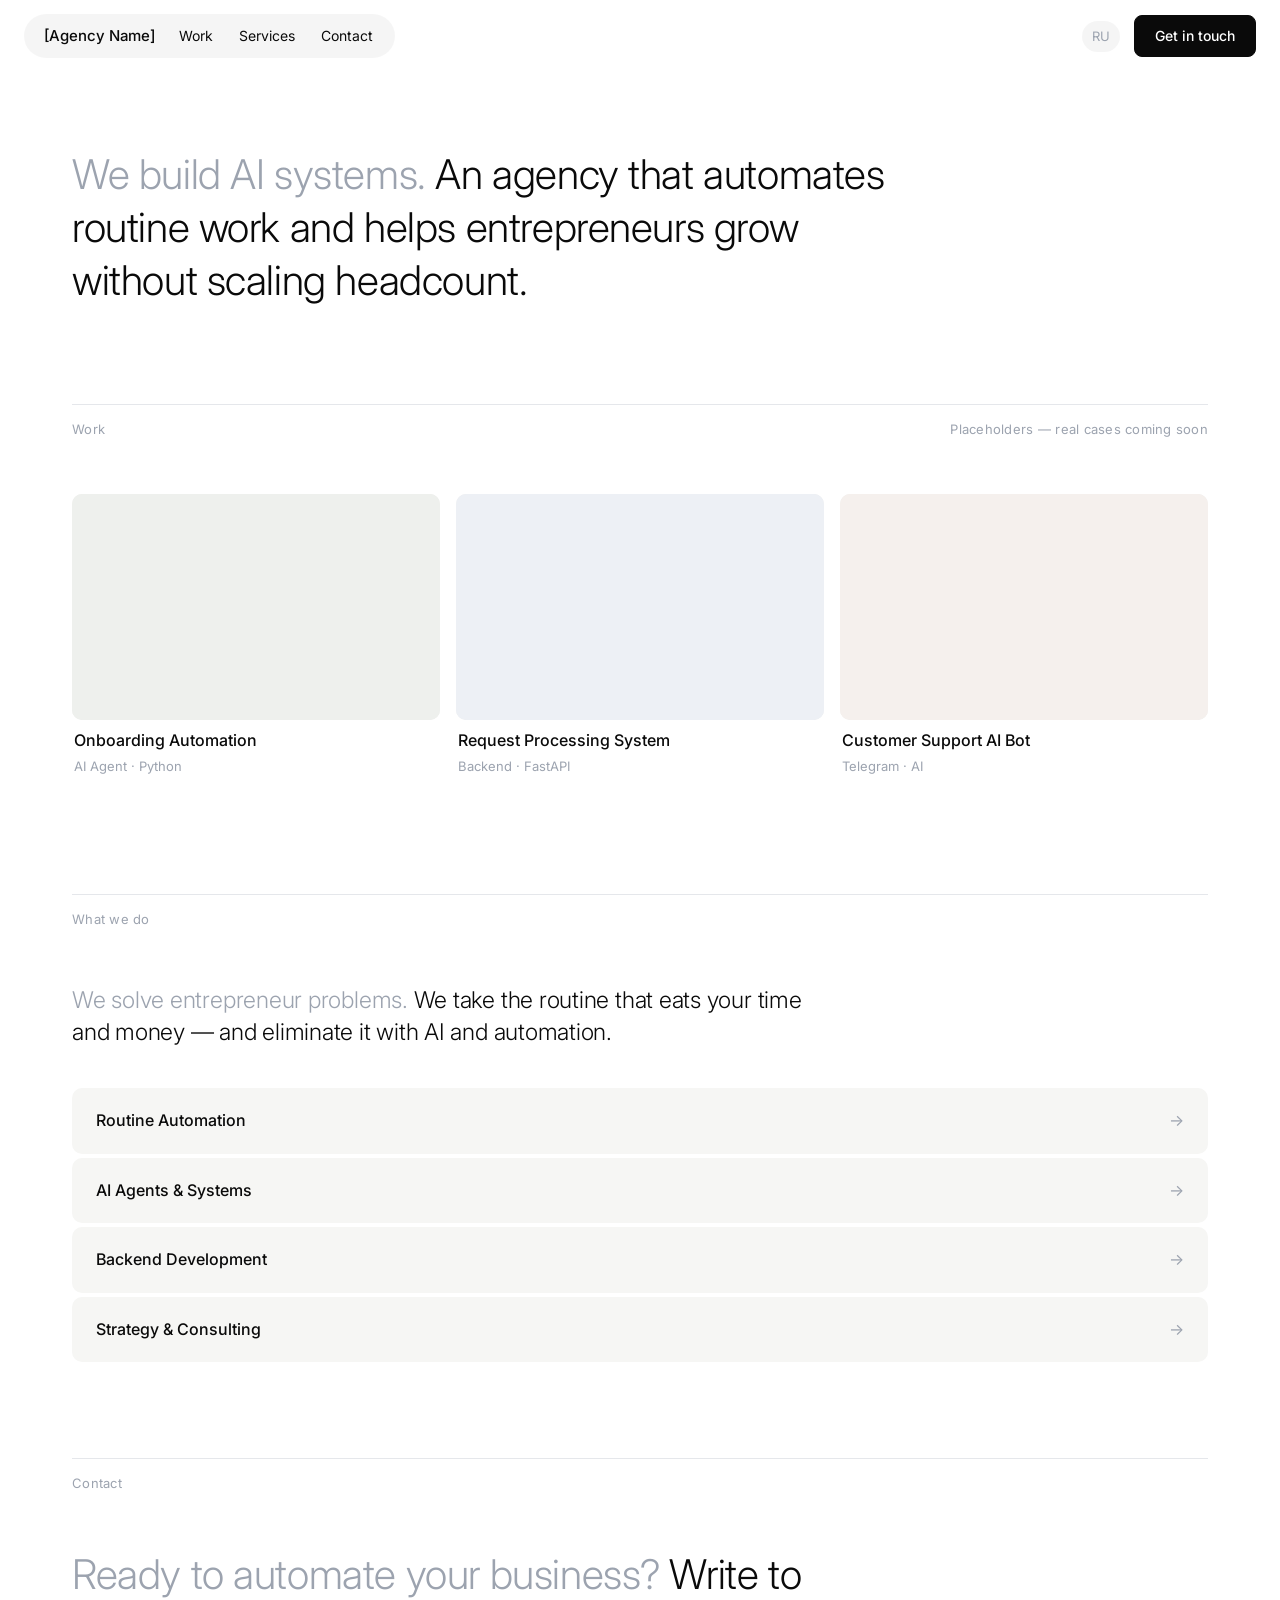
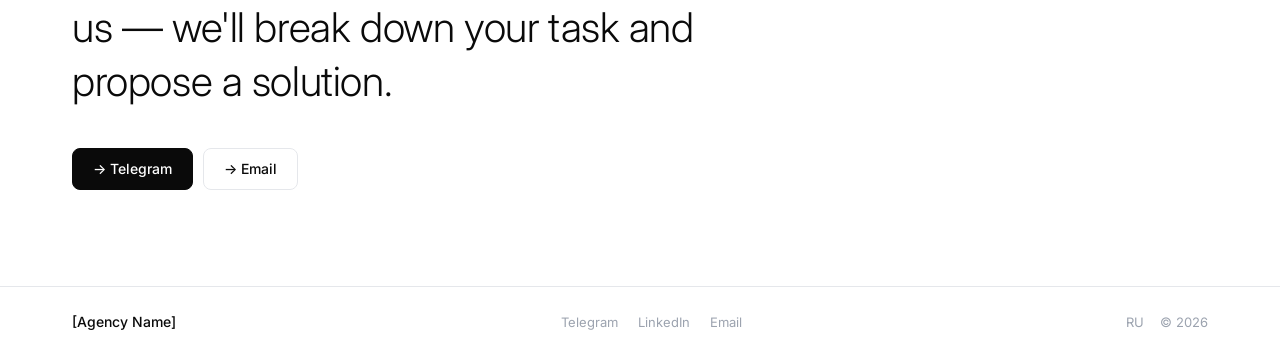
<file: index.html>
<!DOCTYPE html>
<html>
<head>
  <meta charset="UTF-8">
  <meta name="viewport" content="width=device-width, initial-scale=1.0">
  <title>Agency</title>
  <script src="js/lang.js"></script>
</head>
<body></body>
</html>
</file>
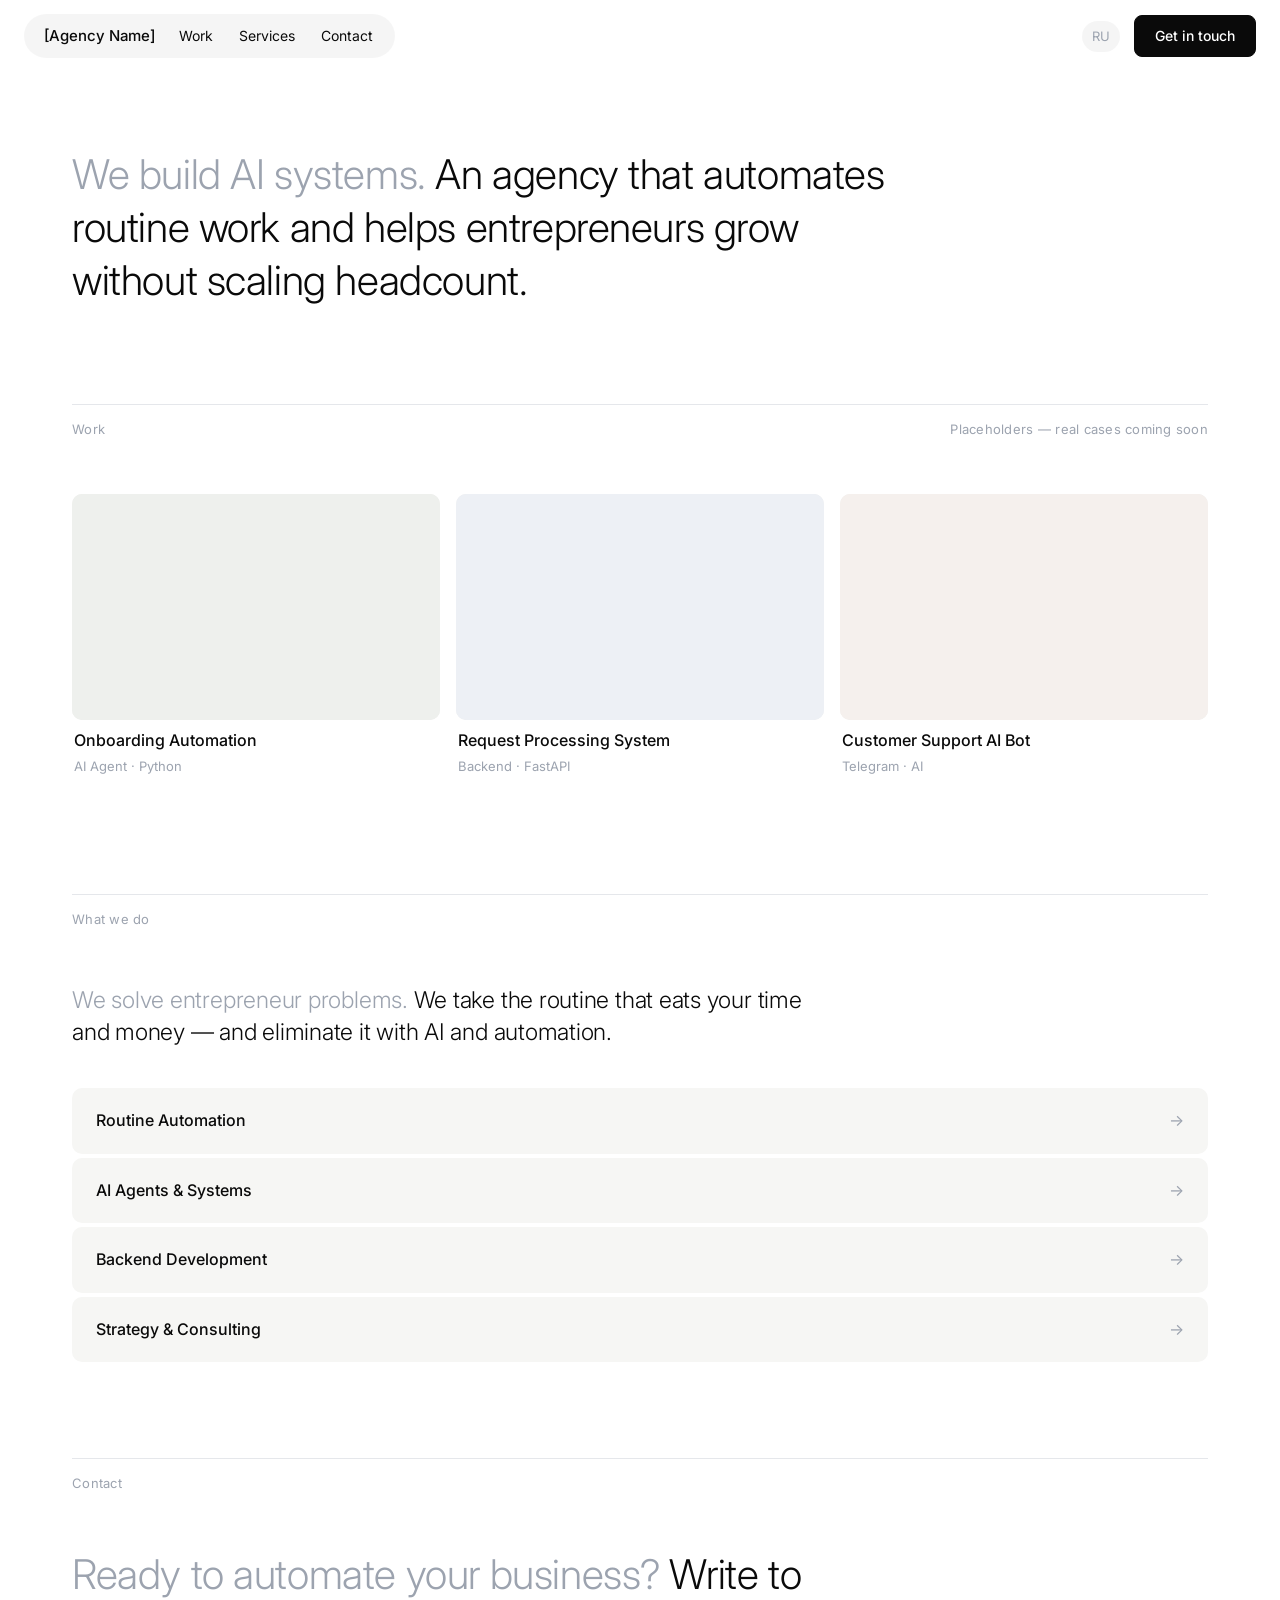
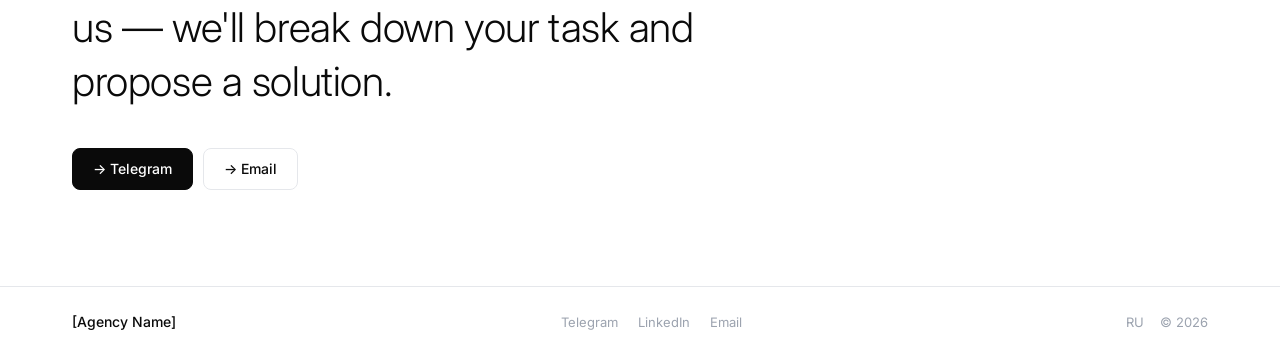
<file: en/index.html>
<!DOCTYPE html>
<html lang="en">
<head>
  <meta charset="UTF-8">
  <meta name="viewport" content="width=device-width, initial-scale=1.0">
  <title>[Agency Name] — AI Automation</title>
  <link rel="preconnect" href="https://fonts.googleapis.com">
  <link rel="preconnect" href="https://fonts.gstatic.com" crossorigin>
  <link href="https://fonts.googleapis.com/css2?family=Inter:wght@300;400;500&display=swap" rel="stylesheet">
  <link rel="stylesheet" href="../styles/main.css">
  <link rel="stylesheet" href="../styles/components.css">
  <link rel="stylesheet" href="../styles/animations.css">
</head>
<body>

<!-- NAV -->
<header class="header">
  <div class="nav__left">
    <a href="#" class="nav__logo">[Agency Name]</a>
    <nav class="nav__links">
      <a href="#works" class="nav__link">Work</a>
      <a href="#services" class="nav__link">Services</a>
      <a href="#contact" class="nav__link">Contact</a>
    </nav>
  </div>
  <div class="nav__right">
    <a href="../ru/" class="nav__lang">RU</a>
    <a href="#contact" class="btn btn--filled">Get in touch</a>
  </div>
  <button class="nav__burger" aria-label="Menu">
    <span></span>
    <span></span>
  </button>
</header>

<div class="nav__mobile" id="nav-mobile">
  <a href="#works">Work</a>
  <a href="#services">Services</a>
  <a href="#contact">Contact</a>
  <a href="../ru/">RU</a>
</div>

<!-- HERO -->
<section class="hero">
  <div class="container">
    <p class="hero__text">
      <span class="muted">We build AI systems.</span>
      An agency that automates routine work and helps entrepreneurs grow without scaling headcount.
    </p>
  </div>
</section>

<!-- WORKS -->
<section class="works" id="works">
  <div class="container">
    <div class="section-bar">
      <span class="section-label">Work</span>
      <span class="section-label">Placeholders — real cases coming soon</span>
    </div>
    <div class="works-grid">

      <article class="work-card">
        <div class="work-card__image">
          <svg viewBox="0 0 520 320" xmlns="http://www.w3.org/2000/svg" aria-hidden="true">
            <rect width="520" height="320" fill="#EEF0ED"/>
          </svg>
        </div>
        <div class="work-card__meta">
          <h3 class="work-card__title">Onboarding Automation</h3>
          <span class="work-card__tag">AI Agent · Python</span>
        </div>
      </article>

      <article class="work-card">
        <div class="work-card__image">
          <svg viewBox="0 0 520 320" xmlns="http://www.w3.org/2000/svg" aria-hidden="true">
            <rect width="520" height="320" fill="#EDF0F5"/>
          </svg>
        </div>
        <div class="work-card__meta">
          <h3 class="work-card__title">Request Processing System</h3>
          <span class="work-card__tag">Backend · FastAPI</span>
        </div>
      </article>

      <article class="work-card">
        <div class="work-card__image">
          <svg viewBox="0 0 520 320" xmlns="http://www.w3.org/2000/svg" aria-hidden="true">
            <rect width="520" height="320" fill="#F5F0ED"/>
          </svg>
        </div>
        <div class="work-card__meta">
          <h3 class="work-card__title">Customer Support AI Bot</h3>
          <span class="work-card__tag">Telegram · AI</span>
        </div>
      </article>

    </div>
  </div>
</section>

<!-- SERVICES -->
<section class="services" id="services">
  <div class="container">
    <div class="section-bar">
      <span class="section-label">What we do</span>
    </div>
    <p class="services__intro">
      <span class="muted">We solve entrepreneur problems.</span>
      We take the routine that eats your time and money — and eliminate it with AI and automation.
    </p>
    <div class="service-list">

      <div class="service">
        <div class="service__header">
          <span class="service__name">Routine Automation</span>
          <span class="service__arrow">→</span>
        </div>
        <div class="service__body">
          <p>We replace repetitive manual tasks with automated workflows. Save your team 10–30 hours per week.</p>
        </div>
      </div>

      <div class="service">
        <div class="service__header">
          <span class="service__name">AI Agents & Systems</span>
          <span class="service__arrow">→</span>
        </div>
        <div class="service__body">
          <p>We build autonomous AI agents: handling inbound, qualifying leads, answering questions without human input.</p>
        </div>
      </div>

      <div class="service">
        <div class="service__header">
          <span class="service__name">Backend Development</span>
          <span class="service__arrow">→</span>
        </div>
        <div class="service__body">
          <p>APIs, integrations, and server logic. Python, FastAPI, integrations with any external service.</p>
        </div>
      </div>

      <div class="service">
        <div class="service__header">
          <span class="service__name">Strategy & Consulting</span>
          <span class="service__arrow">→</span>
        </div>
        <div class="service__body">
          <p>We help you identify where AI will have the most impact in your specific business — without fluff or wasted budget.</p>
        </div>
      </div>

    </div>
  </div>
</section>

<!-- CTA -->
<section class="cta" id="contact">
  <div class="container">
    <div class="section-bar">
      <span class="section-label">Contact</span>
    </div>
    <p class="cta__heading">
      <span class="muted">Ready to automate your business?</span>
      Write to us — we'll break down your task and propose a solution.
    </p>
    <div class="cta__actions">
      <a href="https://t.me/placeholder" class="btn btn--filled btn-flip" target="_blank" rel="noopener">
        <span class="btn-flip__front">→ Telegram</span>
        <span class="btn-flip__back">→ Telegram</span>
      </a>
      <a href="mailto:placeholder@example.com" class="btn btn--outline btn-flip">
        <span class="btn-flip__front">→ Email</span>
        <span class="btn-flip__back">→ Email</span>
      </a>
    </div>
  </div>
</section>

<!-- FOOTER -->
<footer class="footer">
  <div class="container footer__inner">
    <span class="footer__name">[Agency Name]</span>
    <div class="footer__links">
      <a href="https://t.me/placeholder" class="footer__link" target="_blank" rel="noopener">Telegram</a>
      <a href="https://linkedin.com" class="footer__link" target="_blank" rel="noopener">LinkedIn</a>
      <a href="mailto:placeholder@example.com" class="footer__link">Email</a>
    </div>
    <div class="footer__right">
      <a href="../ru/" class="footer__lang">RU</a>
      <span class="footer__copy">© 2026</span>
    </div>
  </div>
</footer>

<script src="../js/animations.js"></script>
<script src="../js/cursor.js"></script>
</body>
</html>
</file>
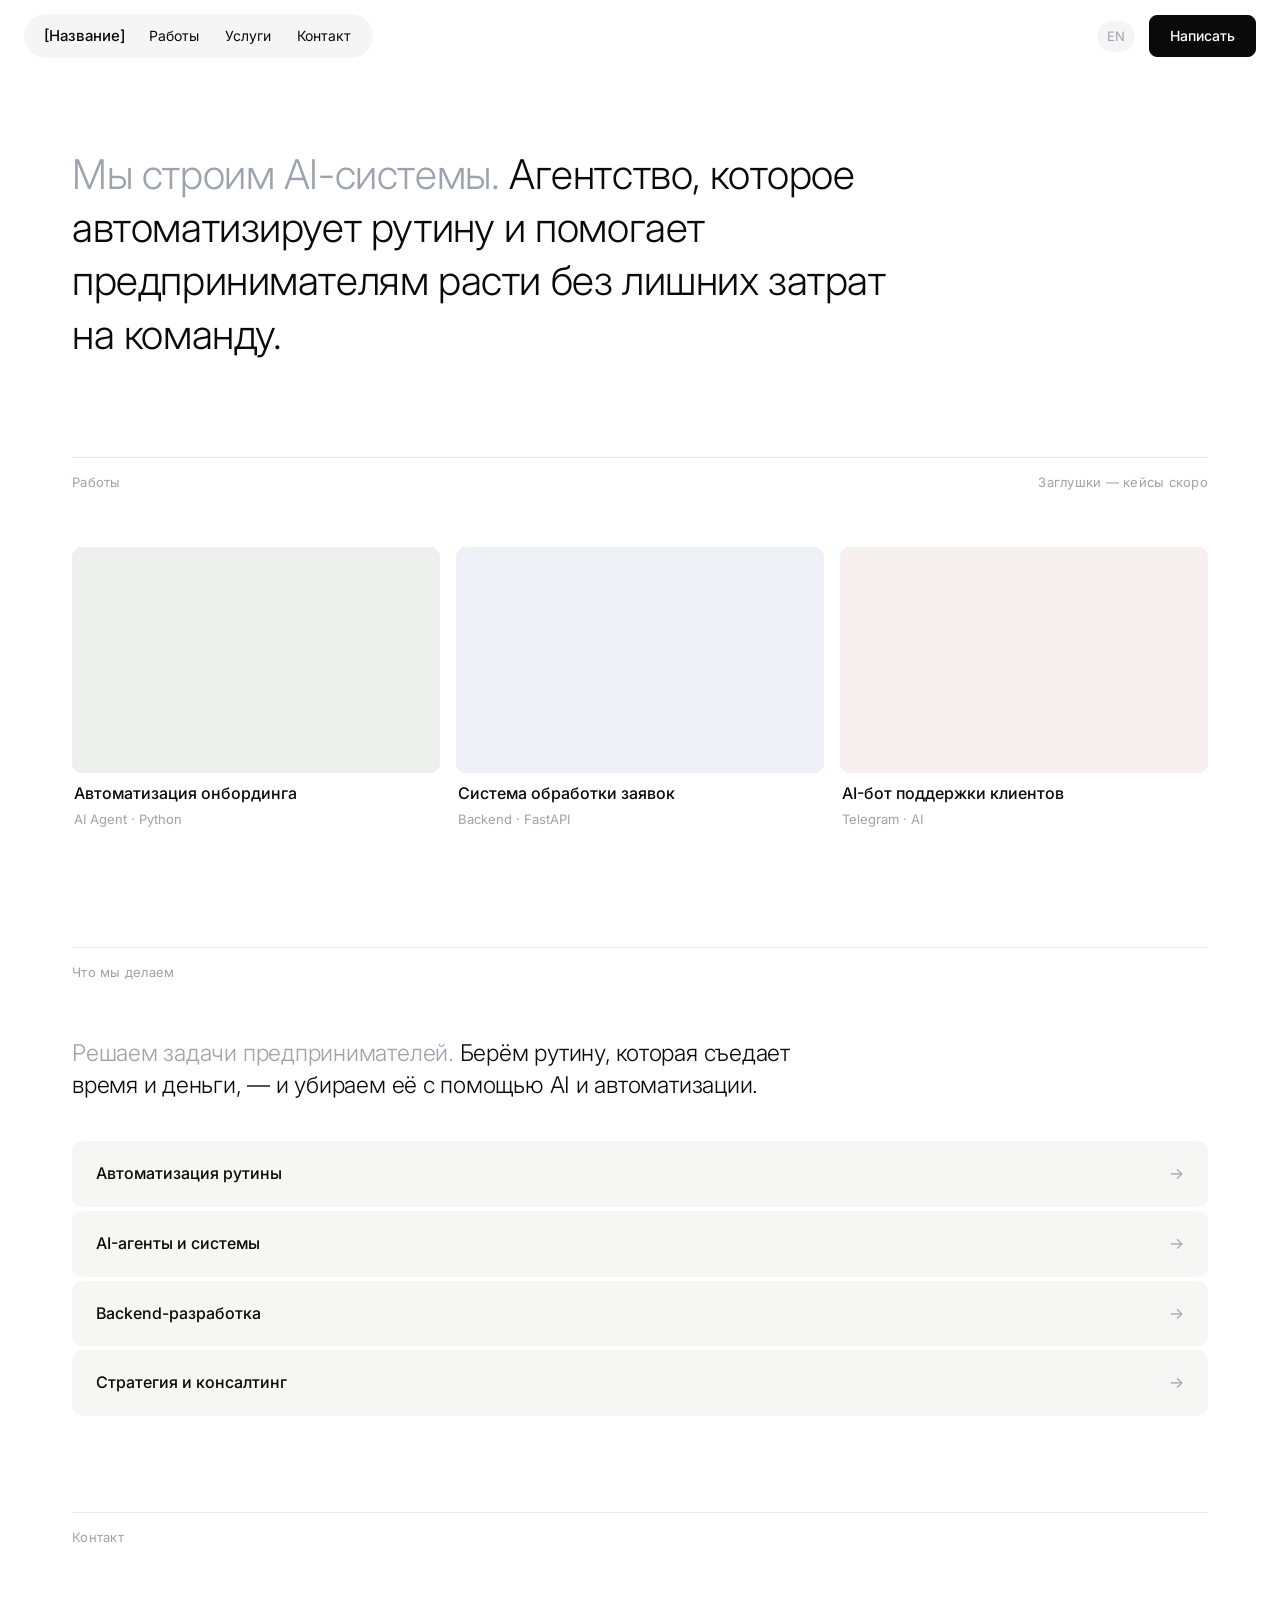
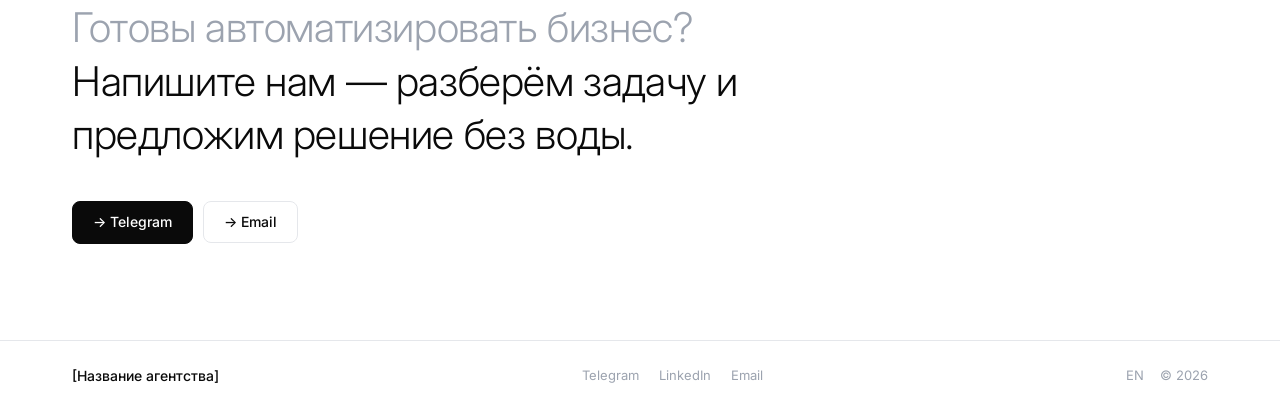
<file: ru/index.html>
<!DOCTYPE html>
<html lang="ru">
<head>
  <meta charset="UTF-8">
  <meta name="viewport" content="width=device-width, initial-scale=1.0">
  <title>[Название агентства] — AI-автоматизация</title>
  <link rel="preconnect" href="https://fonts.googleapis.com">
  <link rel="preconnect" href="https://fonts.gstatic.com" crossorigin>
  <link href="https://fonts.googleapis.com/css2?family=Inter:wght@300;400;500&display=swap" rel="stylesheet">
  <link rel="stylesheet" href="../styles/main.css">
  <link rel="stylesheet" href="../styles/components.css">
  <link rel="stylesheet" href="../styles/animations.css">
</head>
<body>

<!-- NAV -->
<header class="header">
  <div class="nav__left">
    <a href="#" class="nav__logo">[Название]</a>
    <nav class="nav__links">
      <a href="#works" class="nav__link">Работы</a>
      <a href="#services" class="nav__link">Услуги</a>
      <a href="#contact" class="nav__link">Контакт</a>
    </nav>
  </div>
  <div class="nav__right">
    <a href="../en/" class="nav__lang">EN</a>
    <a href="#contact" class="btn btn--filled">Написать</a>
  </div>
  <button class="nav__burger" aria-label="Меню">
    <span></span>
    <span></span>
  </button>
</header>

<div class="nav__mobile" id="nav-mobile">
  <a href="#works">Работы</a>
  <a href="#services">Услуги</a>
  <a href="#contact">Контакт</a>
  <a href="../en/">EN</a>
</div>

<!-- HERO -->
<section class="hero">
  <div class="container">
    <p class="hero__text">
      <span class="muted">Мы строим AI-системы.</span>
      Агентство, которое автоматизирует рутину и помогает предпринимателям расти без лишних затрат на команду.
    </p>
  </div>
</section>

<!-- WORKS -->
<section class="works" id="works">
  <div class="container">
    <div class="section-bar">
      <span class="section-label">Работы</span>
      <span class="section-label">Заглушки — кейсы скоро</span>
    </div>
    <div class="works-grid">

      <article class="work-card">
        <div class="work-card__image">
          <svg viewBox="0 0 520 320" xmlns="http://www.w3.org/2000/svg" aria-hidden="true">
            <rect width="520" height="320" fill="#EEF0ED"/>
          </svg>
        </div>
        <div class="work-card__meta">
          <h3 class="work-card__title">Автоматизация онбординга</h3>
          <span class="work-card__tag">AI Agent · Python</span>
        </div>
      </article>

      <article class="work-card">
        <div class="work-card__image">
          <svg viewBox="0 0 520 320" xmlns="http://www.w3.org/2000/svg" aria-hidden="true">
            <rect width="520" height="320" fill="#EDF0F5"/>
          </svg>
        </div>
        <div class="work-card__meta">
          <h3 class="work-card__title">Система обработки заявок</h3>
          <span class="work-card__tag">Backend · FastAPI</span>
        </div>
      </article>

      <article class="work-card">
        <div class="work-card__image">
          <svg viewBox="0 0 520 320" xmlns="http://www.w3.org/2000/svg" aria-hidden="true">
            <rect width="520" height="320" fill="#F5F0ED"/>
          </svg>
        </div>
        <div class="work-card__meta">
          <h3 class="work-card__title">AI-бот поддержки клиентов</h3>
          <span class="work-card__tag">Telegram · AI</span>
        </div>
      </article>

    </div>
  </div>
</section>

<!-- SERVICES -->
<section class="services" id="services">
  <div class="container">
    <div class="section-bar">
      <span class="section-label">Что мы делаем</span>
    </div>
    <p class="services__intro">
      <span class="muted">Решаем задачи предпринимателей.</span>
      Берём рутину, которая съедает время и деньги, — и убираем её с помощью AI и автоматизации.
    </p>
    <div class="service-list">

      <div class="service">
        <div class="service__header">
          <span class="service__name">Автоматизация рутины</span>
          <span class="service__arrow">→</span>
        </div>
        <div class="service__body">
          <p>Заменяем повторяющиеся ручные задачи автоматическими воркфлоу. Экономим команде 10–30 часов в неделю.</p>
        </div>
      </div>

      <div class="service">
        <div class="service__header">
          <span class="service__name">AI-агенты и системы</span>
          <span class="service__arrow">→</span>
        </div>
        <div class="service__body">
          <p>Строим автономных AI-агентов: обработка входящих, квалификация лидов, ответы без участия человека.</p>
        </div>
      </div>

      <div class="service">
        <div class="service__header">
          <span class="service__name">Backend-разработка</span>
          <span class="service__arrow">→</span>
        </div>
        <div class="service__body">
          <p>API, интеграции и серверная логика. Python, FastAPI, интеграции с любыми внешними сервисами.</p>
        </div>
      </div>

      <div class="service">
        <div class="service__header">
          <span class="service__name">Стратегия и консалтинг</span>
          <span class="service__arrow">→</span>
        </div>
        <div class="service__body">
          <p>Помогаем понять, где AI даст максимальный эффект именно в вашем бизнесе. Без воды и лишних трат.</p>
        </div>
      </div>

    </div>
  </div>
</section>

<!-- CTA -->
<section class="cta" id="contact">
  <div class="container">
    <div class="section-bar">
      <span class="section-label">Контакт</span>
    </div>
    <p class="cta__heading">
      <span class="muted">Готовы автоматизировать бизнес?</span>
      Напишите нам — разберём задачу и предложим решение без воды.
    </p>
    <div class="cta__actions">
      <a href="https://t.me/placeholder" class="btn btn--filled btn-flip" target="_blank" rel="noopener">
        <span class="btn-flip__front">→ Telegram</span>
        <span class="btn-flip__back">→ Telegram</span>
      </a>
      <a href="mailto:placeholder@example.com" class="btn btn--outline btn-flip">
        <span class="btn-flip__front">→ Email</span>
        <span class="btn-flip__back">→ Email</span>
      </a>
    </div>
  </div>
</section>

<!-- FOOTER -->
<footer class="footer">
  <div class="container footer__inner">
    <span class="footer__name">[Название агентства]</span>
    <div class="footer__links">
      <a href="https://t.me/placeholder" class="footer__link" target="_blank" rel="noopener">Telegram</a>
      <a href="https://linkedin.com" class="footer__link" target="_blank" rel="noopener">LinkedIn</a>
      <a href="mailto:placeholder@example.com" class="footer__link">Email</a>
    </div>
    <div class="footer__right">
      <a href="../en/" class="footer__lang">EN</a>
      <span class="footer__copy">© 2026</span>
    </div>
  </div>
</footer>

<script src="../js/animations.js"></script>
<script src="../js/cursor.js"></script>
</body>
</html>
</file>
<file: styles/main.css>
/* ── Variables ── */
:root {
  --color-bg:      #FFFFFF;
  --color-text:    #0A0A0A;
  --color-muted:   #9CA3AF;
  --color-accent:  #2563EB;
  --color-border:  #E5E7EB;
  --color-surface: rgba(0, 0, 0, 0.04);

  --font-sans: 'Inter', system-ui, -apple-system, sans-serif;

  --text-hero: clamp(26px, 3.2vw, 50px);
  --text-lg:   clamp(18px, 1.8vw, 26px);
  --text-body: 15px;

  --weight-light:  300;
  --weight-normal: 400;
  --weight-medium: 500;

  --section-gap: 96px;
  --container:   1200px;
}

/* ── Reset ── */
*, *::before, *::after {
  box-sizing: border-box;
  margin: 0;
  padding: 0;
}

html {
  -webkit-font-smoothing: antialiased;
  -moz-osx-font-smoothing: grayscale;
  scroll-behavior: smooth;
}

body {
  font-family: var(--font-sans);
  background: var(--color-bg);
  color: var(--color-text);
  font-weight: var(--weight-normal);
  font-size: var(--text-body);
  line-height: 1.6;
}

a { text-decoration: none; color: inherit; }
img, svg { display: block; max-width: 100%; }
ul { list-style: none; }

/* ── Container ── */
.container {
  max-width: var(--container);
  margin: 0 auto;
  padding: 0 32px;
}

/* ── Section divider bar ── */
.section-bar {
  display: flex;
  justify-content: space-between;
  align-items: center;
  padding: 14px 0;
  border-top: 1px solid var(--color-border);
  margin-bottom: 40px;
}

.section-label {
  font-size: 13px;
  color: var(--color-muted);
  letter-spacing: 0.02em;
}

.section-bar-link {
  font-size: 13px;
  color: var(--color-accent);
  transition: opacity 0.2s;
}
.section-bar-link:hover { opacity: 0.7; }

/* ── Muted text (grey in two-tone headlines) ── */
.muted { color: var(--color-muted); }

/* ── Responsive ── */
@media (max-width: 768px) {
  .container { padding: 0 20px; }
  :root { --section-gap: 64px; }
}
</file>
<file: styles/components.css>
/* ── Buttons ── */
.btn {
  display: inline-flex;
  align-items: center;
  justify-content: center;
  padding: 9px 20px;
  border-radius: 8px;
  font-size: 14px;
  font-weight: var(--weight-medium);
  font-family: var(--font-sans);
  cursor: pointer;
  border: 1px solid transparent;
  transition: background 0.2s, opacity 0.2s;
  white-space: nowrap;
}

.btn--filled {
  background: var(--color-text);
  color: var(--color-bg);
  border-color: var(--color-text);
}
.btn--filled:hover { opacity: 0.82; }

.btn--outline {
  background: transparent;
  color: var(--color-text);
  border-color: var(--color-border);
}
.btn--outline:hover { border-color: #9CA3AF; }

/* ── Header / Nav ── */
.header {
  position: fixed;
  top: 0;
  left: 0;
  right: 0;
  z-index: 100;
  padding: 14px 24px;
  display: flex;
  align-items: center;
  justify-content: space-between;
}

.nav__left {
  display: flex;
  align-items: center;
  gap: 2px;
  background: var(--color-surface);
  border-radius: 100px;
  padding: 6px 10px;
}

.nav__logo {
  font-weight: var(--weight-medium);
  font-size: 15px;
  color: var(--color-text);
  padding: 4px 10px;
  border-radius: 100px;
  transition: background 0.2s;
}
.nav__logo:hover { background: rgba(0,0,0,0.06); }

.nav__links {
  display: flex;
  align-items: center;
  gap: 2px;
}

.nav__link {
  font-size: 14px;
  color: var(--color-text);
  padding: 5px 12px;
  border-radius: 100px;
  transition: background 0.2s;
}
.nav__link:hover { background: rgba(0,0,0,0.06); }

.nav__right {
  display: flex;
  align-items: center;
  gap: 14px;
}

.nav__lang {
  font-size: 13px;
  color: var(--color-muted);
  padding: 5px 10px;
  border-radius: 100px;
  background: var(--color-surface);
  transition: color 0.2s;
}
.nav__lang:hover { color: var(--color-text); }

/* Mobile burger */
.nav__burger {
  display: none;
  flex-direction: column;
  gap: 5px;
  background: none;
  border: none;
  cursor: pointer;
  padding: 8px;
  background: var(--color-surface);
  border-radius: 100px;
}
.nav__burger span {
  display: block;
  width: 18px;
  height: 1.5px;
  background: var(--color-text);
  border-radius: 1px;
}

/* Mobile menu */
.nav__mobile {
  display: none;
  position: fixed;
  inset: 0;
  background: var(--color-bg);
  z-index: 99;
  flex-direction: column;
  align-items: center;
  justify-content: center;
  gap: 32px;
}
.nav__mobile.open { display: flex; }
.nav__mobile a {
  font-size: 28px;
  font-weight: var(--weight-light);
  color: var(--color-text);
}

/* ── Hero ── */
.hero {
  padding-top: 148px;
  padding-bottom: var(--section-gap);
}

.hero__text {
  font-size: var(--text-hero);
  font-weight: var(--weight-light);
  line-height: 1.3;
  max-width: 860px;
  letter-spacing: -0.01em;
}

/* ── Works ── */
.works { padding-bottom: var(--section-gap); }

.works-grid {
  display: grid;
  grid-template-columns: repeat(3, 1fr);
  gap: 16px;
}

.work-card {
  position: relative;
  cursor: pointer;
  overflow: hidden;
}

.work-card::before {
  content: '';
  position: absolute;
  inset: 0;
  background: radial-gradient(
    300px circle at var(--mouse-x, 50%) var(--mouse-y, 50%),
    rgba(37, 99, 235, 0.07),
    transparent 70%
  );
  opacity: 0;
  transition: opacity 0.3s;
  pointer-events: none;
  z-index: 1;
  border-radius: 10px;
}
.work-card:hover::before { opacity: 1; }

.work-card__image {
  border-radius: 10px;
  overflow: hidden;
  background: #F0F0EE;
}

.work-card__image svg,
.work-card__image img {
  width: 100%;
  height: auto;
  display: block;
  transition: transform 0.5s ease;
}
.work-card:hover .work-card__image svg,
.work-card:hover .work-card__image img {
  transform: scale(1.03);
}

.work-card__meta {
  padding: 10px 2px 20px;
}

.work-card__title {
  font-size: 16px;
  font-weight: var(--weight-medium);
  margin-bottom: 3px;
  line-height: 1.3;
}

.work-card__tag {
  font-size: 13px;
  color: var(--color-muted);
}

/* ── Services ── */
.services { padding-bottom: var(--section-gap); }

.services__intro {
  font-size: var(--text-lg);
  font-weight: var(--weight-light);
  line-height: 1.4;
  max-width: 760px;
  margin-bottom: 40px;
  letter-spacing: -0.01em;
}

.service-list {
  display: flex;
  flex-direction: column;
  gap: 4px;
}

.service {
  background: #F6F6F4;
  border-radius: 10px;
  overflow: hidden;
  cursor: pointer;
  transition: background 0.2s;
}
.service:hover { background: #EFEFEC; }
.service.active { background: #F0F0EE; }

.service__header {
  display: flex;
  justify-content: space-between;
  align-items: center;
  padding: 20px 24px;
  user-select: none;
}

.service__name {
  font-size: 16px;
  font-weight: var(--weight-medium);
}

.service__arrow {
  font-size: 16px;
  color: var(--color-muted);
  transition: transform 0.3s ease, color 0.2s;
  flex-shrink: 0;
}
.service.active .service__arrow {
  transform: rotate(90deg);
  color: var(--color-accent);
}

.service__body {
  max-height: 0;
  overflow: hidden;
  opacity: 0;
  transition: max-height 0.4s ease, opacity 0.3s ease;
  padding: 0 24px;
}
.service.active .service__body {
  max-height: 120px;
  opacity: 1;
  padding-bottom: 20px;
}

.service__body p {
  font-size: 14px;
  color: var(--color-muted);
  line-height: 1.65;
}

/* ── CTA ── */
.cta { padding-bottom: var(--section-gap); }

.cta__heading {
  font-size: var(--text-hero);
  font-weight: var(--weight-light);
  line-height: 1.3;
  max-width: 760px;
  margin-bottom: 40px;
  letter-spacing: -0.01em;
}

.cta__actions {
  display: flex;
  gap: 10px;
  flex-wrap: wrap;
}

/* ── Footer ── */
.footer {
  border-top: 1px solid var(--color-border);
  padding: 24px 0;
}

.footer__inner {
  display: flex;
  align-items: center;
  justify-content: space-between;
  gap: 20px;
  flex-wrap: wrap;
}

.footer__name {
  font-size: 14px;
  font-weight: var(--weight-medium);
}

.footer__links {
  display: flex;
  gap: 20px;
}

.footer__link {
  font-size: 13px;
  color: var(--color-muted);
  transition: color 0.2s;
}
.footer__link:hover { color: var(--color-text); }

.footer__right {
  display: flex;
  align-items: center;
  gap: 16px;
}

.footer__lang {
  font-size: 13px;
  color: var(--color-muted);
  transition: color 0.2s;
}
.footer__lang:hover { color: var(--color-text); }

.footer__copy {
  font-size: 13px;
  color: var(--color-muted);
}

/* ── Responsive ── */
@media (max-width: 1024px) {
  .works-grid { grid-template-columns: repeat(2, 1fr); }
}

@media (max-width: 768px) {
  .nav__links { display: none; }
  .nav__right .btn { display: none; }
  .nav__burger { display: flex; }

  .works-grid { grid-template-columns: 1fr; }

  .cta__actions { flex-direction: column; align-items: flex-start; }

  .footer__inner { flex-direction: column; align-items: flex-start; gap: 12px; }
}
</file>
<file: styles/animations.css>
/* ── Text flip (CTA buttons) ── */
.btn-flip {
  position: relative;
  overflow: hidden;
  perspective: 500px;
}

.btn-flip__front,
.btn-flip__back {
  display: flex;
  align-items: center;
  justify-content: center;
  transition: transform 0.32s ease;
  backface-visibility: hidden;
  width: 100%;
}

.btn-flip__back {
  position: absolute;
  inset: 0;
  transform: rotateX(-90deg);
  transform-origin: center top;
  padding: inherit;
}

.btn-flip:hover .btn-flip__front {
  transform: rotateX(90deg);
  transform-origin: center bottom;
}

.btn-flip:hover .btn-flip__back {
  transform: rotateX(0deg);
}

/* ── Animated underline (footer links) ── */
.footer__link {
  position: relative;
}
.footer__link::after {
  content: '';
  position: absolute;
  bottom: -1px;
  left: 0;
  width: 0;
  height: 1px;
  background: var(--color-muted);
  transition: width 0.3s ease;
}
.footer__link:hover::after { width: 100%; }
</file>
